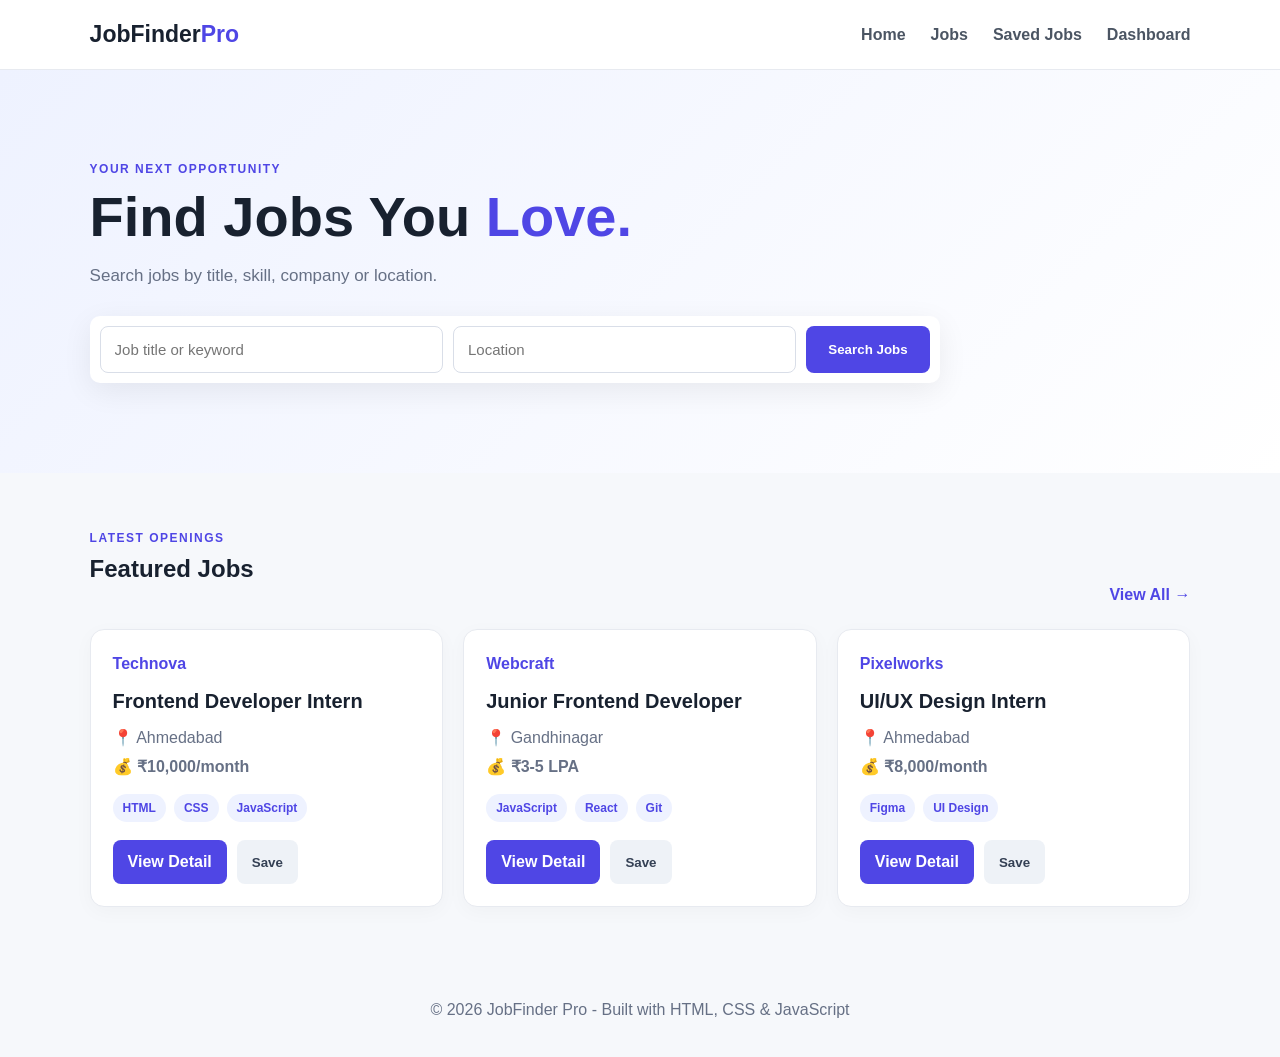
<file: index.html>
<!DOCTYPE html>
<html lang="en">
<head>
    <meta charset="UTF-8">
    <meta name="viewport" content="width=device-width, initial-scale=1.0">

    <title>JobFinder Pro</title>

    <link rel="stylesheet" href="css/css.css">
</head>

<body>

<nav class="navbar">

    <a href="index.html" class="logo">
        JobFinder<span>Pro</span>
    </a>

    <div class="nav-links">
        <a href="index.html">Home</a>
        <a href="jobs.html">Jobs</a>
        <a href="saved-jobs.html">Saved Jobs</a>
        <a href="dashboard.html">Dashboard</a>
    </div>

</nav>


<main>

    <section class="hero">

        <div class="hero-content">

            <p class="eyebrow">YOUR NEXT OPPORTUNITY</p>

            <h1>
                Find Jobs You <span>Love.</span>
            </h1>

            <p class="hero-text">
                Search jobs by title, skill, company or location.
            </p>


            <form id="searchForm" class="search-box">

                <input
                    type="text"
                    id="keyword"
                    placeholder="Job title or keyword"
                >

                <input
                    type="text"
                    id="location"
                    placeholder="Location"
                >

                <button type="submit">
                    Search Jobs
                </button>

            </form>

        </div>

    </section>


    <section class="section">

        <div class="section-head">

            <div>
                <p class="eyebrow">LATEST OPENINGS</p>
                <h2>Featured Jobs</h2>
            </div>

            <a href="jobs.html">
                View All →
            </a>

        </div>


        <div id="featuredjobs" class="job-grid"></div>

    </section>

</main>


<footer class="footer">
    © 2026 JobFinder Pro - Built with HTML, CSS & JavaScript
</footer>


<script src="js/app.js"></script>

</body>
</html>
</file>
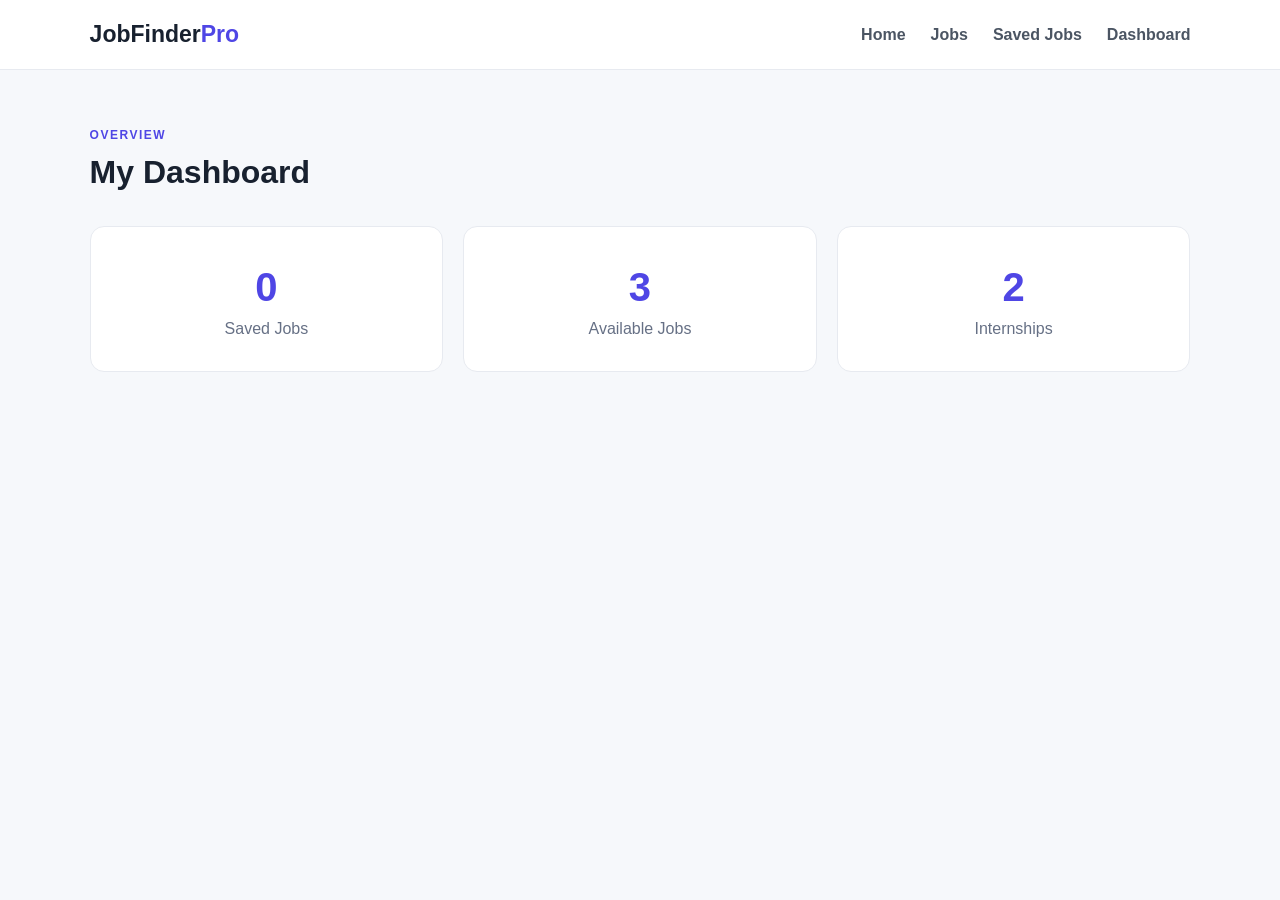
<file: dashboard.html>
<!DOCTYPE html>
<html lang="en">

<head>

    <meta charset="UTF-8">
    <meta name="viewport" content="width=device-width, initial-scale=1.0">

    <title>Dashboard - JobFinder Pro</title>

    <link rel="stylesheet" href="css/css.css">

</head>


<body>

<nav class="navbar">

    <a href="index.html" class="logo">
        JobFinder<span>Pro</span>
    </a>

    <div class="nav-links">
        <a href="index.html">Home</a>
        <a href="jobs.html">Jobs</a>
        <a href="saved-jobs.html">Saved Jobs</a>
        <a href="dashboard.html">Dashboard</a>
    </div>

</nav>


<main class="section">

    <p class="eyebrow">
        OVERVIEW
    </p>

    <h1>
        My Dashboard
    </h1>


    <div class="stats">

        <div class="stat-card">

            <b id="savedcount">0</b>

            <span>
                Saved Jobs
            </span>

        </div>


        <div class="stat-card">

            <b id="totaljobs">0</b>

            <span>
                Available Jobs
            </span>

        </div>


        <div class="stat-card">

            <b id="internshipcount">0</b>

            <span>
                Internships
            </span>

        </div>

    </div>

</main>


<script src="js/app.js"></script>

</body>
</html>
</file>
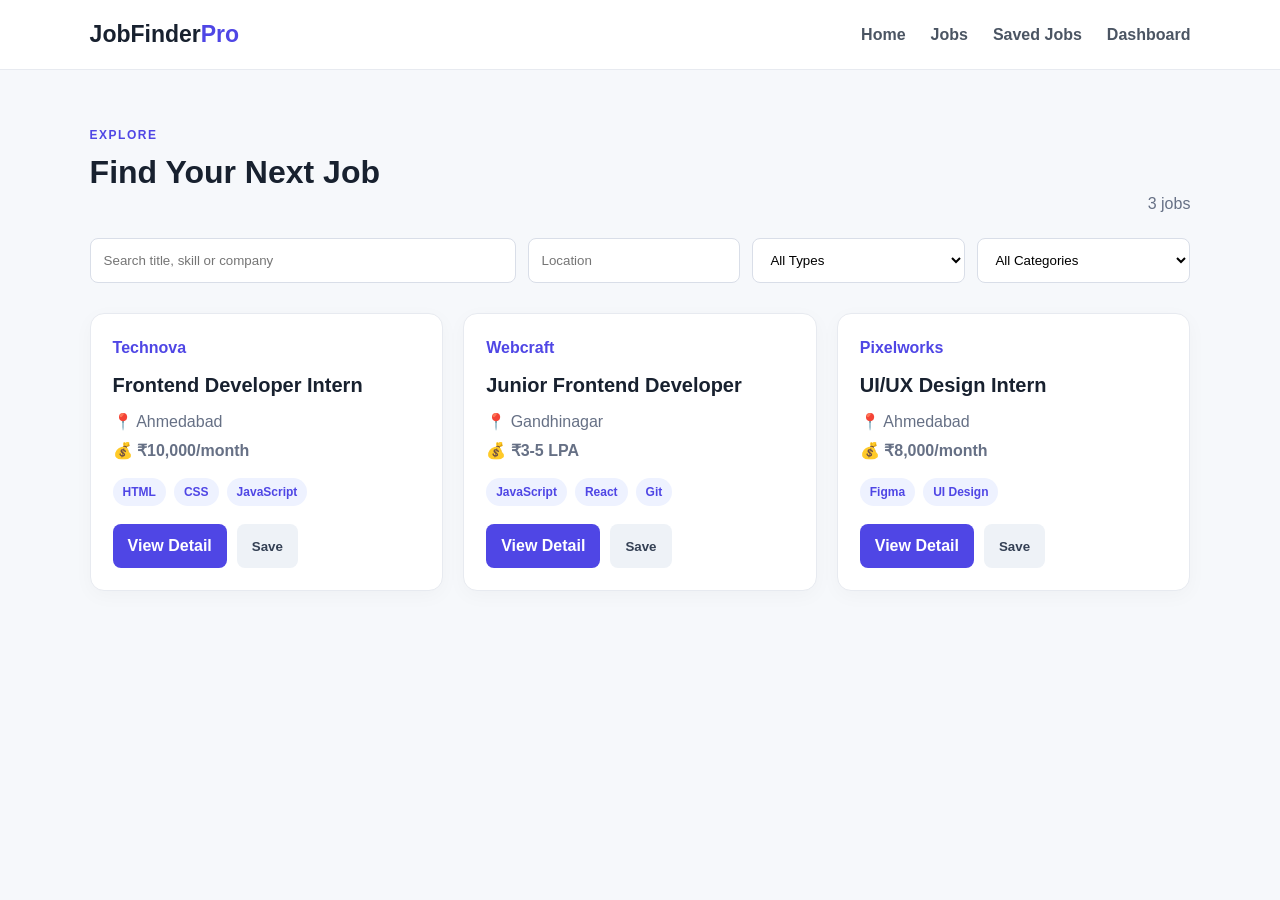
<file: jobs.html>
<!DOCTYPE html>
<html lang="en">

<head>

    <meta charset="UTF-8">
    <meta name="viewport" content="width=device-width, initial-scale=1.0">

    <title>Jobs - JobFinder Pro</title>

    <link rel="stylesheet" href="css/css.css">

</head>


<body>

<nav class="navbar">

    <a href="index.html" class="logo">
        JobFinder<span>Pro</span>
    </a>

    <div class="nav-links">
        <a href="index.html">Home</a>
        <a href="jobs.html">Jobs</a>
        <a href="saved-jobs.html">Saved Jobs</a>
        <a href="dashboard.html">Dashboard</a>
    </div>

</nav>


<main class="section">

    <div class="section-head">

        <div>
            <p class="eyebrow">EXPLORE</p>
            <h1>Find Your Next Job</h1>
        </div>

        <span id="resultcount" class="muted">
            0 jobs
        </span>

    </div>


    <div class="filter">

        <input
            type="text"
            id="searchinput"
            placeholder="Search title, skill or company"
        >

        <input
            type="text"
            id="locationinput"
            placeholder="Location"
        >


        <select id="typefilter">

            <option value="all">All Types</option>
            <option value="full-time">Full Time</option>
            <option value="internship">Internship</option>
            <option value="part-time">Part Time</option>

        </select>


        <select id="categoryfilter">

            <option value="all">All Categories</option>
            <option value="frontend">Frontend</option>
            <option value="backend">Backend</option>
            <option value="design">Design</option>
            <option value="data">Data</option>

        </select>

    </div>


    <div id="joblist" class="job-grid"></div>

</main>


<script src="js/app.js"></script>

</body>
</html>
</file>
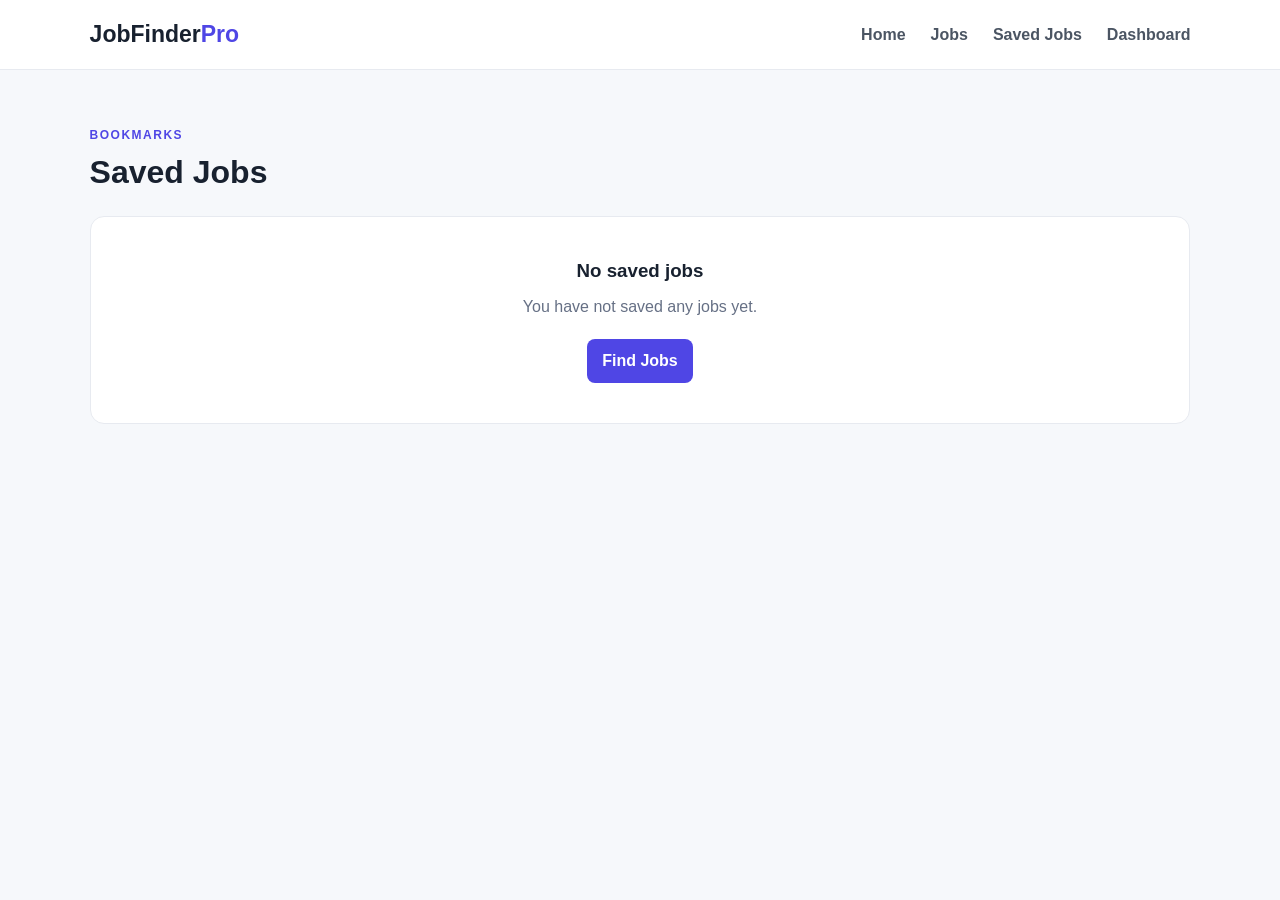
<file: saved-jobs.html>
<!DOCTYPE html>
<html lang="en">

<head>

    <meta charset="UTF-8">
    <meta name="viewport" content="width=device-width, initial-scale=1.0">

    <title>Saved Jobs - JobFinder Pro</title>

    <link rel="stylesheet" href="css/css.css">

</head>


<body>

<nav class="navbar">

    <a href="index.html" class="logo">
        JobFinder<span>Pro</span>
    </a>

    <div class="nav-links">
        <a href="index.html">Home</a>
        <a href="jobs.html">Jobs</a>
        <a href="saved-jobs.html">Saved Jobs</a>
        <a href="dashboard.html">Dashboard</a>
    </div>

</nav>


<main class="section">

    <p class="eyebrow">
        BOOKMARKS
    </p>

    <h1>
        Saved Jobs
    </h1>

    <div
        id="saved-jobs"
        class="job-grid"
    ></div>

</main>


<script src="js/app.js"></script>

</body>
</html>
</file>
<file: css/css.css>
* {
    margin: 0;
    padding: 0;
    box-sizing: border-box;
}


body {
    font-family: Arial, Helvetica, sans-serif;
    background: #f6f8fb;
    color: #18212f;
    line-height: 1.5;
}


   /* NAVBAR */

.navbar {
    min-height: 70px;
    background: white;

    display: flex;
    align-items: center;
    justify-content: space-between;

    padding: 0 7%;

    border-bottom: 1px solid #e7eaf0;

    position: sticky;
    top: 0;

    z-index: 100;
}


.logo {
    font-size: 23px;
    font-weight: 800;

    color: #18212f;

    text-decoration: none;
}


.logo span {
    color: #4f46e5;
}


.nav-links {
    display: flex;
    gap: 25px;
}


.nav-links a {
    color: #4b5563;
    text-decoration: none;

    font-weight: 600;
}


.nav-links a:hover {
    color: #4f46e5;
}



   /* HERO */

.hero {
    padding: 90px 7%;

    background:
        linear-gradient(
            135deg,
            #eef2ff,
            #ffffff
        );
}


.hero-content {
    max-width: 900px;
}


.eyebrow {
    font-size: 12px;
    font-weight: 800;

    letter-spacing: 1.5px;

    color: #4f46e5;
}


.hero h1 {
    font-size: 56px;

    max-width: 700px;

    line-height: 1.1;

    margin: 8px 0 15px;
}


.hero h1 span {
    color: #4f46e5;
}


.hero-text {
    color: #667085;

    margin-bottom: 28px;

    font-size: 17px;
}



   /* SEARCH */

.search-box {
    max-width: 850px;

    background: white;

    padding: 10px;

    border-radius: 10px;

    display: flex;

    gap: 10px;

    box-shadow:
        0 8px 30px #00000012;
}


.search-box input {
    padding: 14px;

    border: 1px solid #d9dee8;

    border-radius: 8px;

    outline: none;

    flex: 1;

    font-size: 15px;
}


.search-box input:focus {
    border-color: #4f46e5;
}


.search-box button {
    padding: 0 22px;

    border: none;

    border-radius: 8px;

    background: #4f46e5;

    color: white;

    font-weight: 700;

    cursor: pointer;
}


.search-box button:hover {
    background: #3730a3;
}



   /* SECTION */

.section {
    width: 86%;

    max-width: 1200px;

    margin: 56px auto;
}


.section h1,
.section h2 {
    margin: 4px 0 20px;
}


.section-head {
    display: flex;

    justify-content: space-between;

    align-items: end;

    margin-bottom: 22px;
}


.section-head a {
    color: #4f46e5;

    text-decoration: none;

    font-weight: 600;
}



   /* JOB GRID */

.job-grid {
    display: grid;

    grid-template-columns:
        repeat(
            auto-fit,
            minmax(280px, 1fr)
        );

    gap: 20px;
}


.jobs-card {
    background: white;

    border: 1px solid #e7eaf0;

    border-radius: 14px;

    padding: 22px;

    box-shadow:
        0 5px 20px #00000008;
}


.jobs-card h3 {
    margin: 10px 0;

    font-size: 20px;
}


.company {
    color: #4f46e5;

    font-weight: 700;
}


.job-location,
.salary {
    color: #667085;

    margin: 5px 0;
}


.salary {
    font-weight: 600;
}



   /* TAGS */

.meta {
    display: flex;

    flex-wrap: wrap;

    gap: 8px;

    margin: 15px 0;
}


.tag {
    background: #eef2ff;

    color: #4f46e5;

    padding: 5px 10px;

    border-radius: 20px;

    font-size: 12px;

    font-weight: 600;
}



   /* BUTTONS */

.actions {
    display: flex;

    gap: 10px;

    margin-top: 18px;
}


.btn {
    display: inline-block;

    padding: 10px 15px;

    border: none;

    border-radius: 8px;

    background: #4f46e5;

    color: white;

    text-decoration: none;

    font-weight: 600;

    cursor: pointer;
}


.btn:hover {
    background: #3730a3;
}


.btn.secondary {
    background: #eef2f7;

    color: #344054;
}


.btn.secondary:hover {
    background: #e2e6ec;
}



   /* FILTER */

.filter {
    display: grid;

    grid-template-columns:
        2fr 1fr 1fr 1fr;

    gap: 12px;

    margin-bottom: 30px;
}


.filter input,
.filter select {
    padding: 13px;

    border: 1px solid #d9dee8;

    border-radius: 8px;

    background: white;

    outline: none;
}


.filter input:focus,
.filter select:focus {
    border-color: #4f46e5;
}



   /* DETAIL */

.detail-card {
    background: white;

    padding: 35px;

    border-radius: 14px;

    border: 1px solid #e7eaf0;

    box-shadow:
        0 5px 20px #00000008;
}


.detail-card h1 {
    font-size: 38px;

    margin: 8px 0;
}


.detail-card h2 {
    margin-top: 28px;

    margin-bottom: 12px;
}


.detail-card h3 {
    color: #4f46e5;

    margin-bottom: 15px;
}


.detail-card hr {
    border: 0;

    border-top: 1px solid #e7eaf0;

    margin: 25px 0;
}


.detail-card li {
    margin: 8px 0;

    margin-left: 20px;
}



   /* DASHBOARD */

.stats {
    display: grid;

    grid-template-columns:
        repeat(3, 1fr);

    gap: 20px;

    margin-top: 30px;
}


.stat-card {
    background: white;

    padding: 30px;

    border-radius: 14px;

    border: 1px solid #e7eaf0;

    text-align: center;
}


.stat-card b {
    display: block;

    font-size: 40px;

    color: #4f46e5;
}


.stat-card span {
    color: #667085;
}



   /* EMPTY */

.empty {
    background: white;

    padding: 40px;

    text-align: center;

    border-radius: 14px;

    border: 1px solid #e7eaf0;
}


.empty p {
    color: #667085;

    margin: 10px 0 20px;
}


.muted {
    color: #667085;
}



   /* FOOTER */

.footer {
    text-align: center;

    padding: 35px;

    color: #667085;
}



   /* MOBILE */

@media (max-width: 768px) {

    .navbar {
        flex-direction: column;

        gap: 15px;

        padding: 20px 5%;
    }


    .nav-links {
        gap: 12px;

        flex-wrap: wrap;

        justify-content: center;
    }


    .hero {
        padding: 60px 5%;
    }


    .hero h1 {
        font-size: 40px;
    }


    .search-box {
        flex-direction: column;
    }


    .search-box button {
        padding: 14px;
    }


    .section {
        width: 90%;
    }


    .filter {
        grid-template-columns: 1fr;
    }


    .stats {
        grid-template-columns: 1fr;
    }

}
</file>
